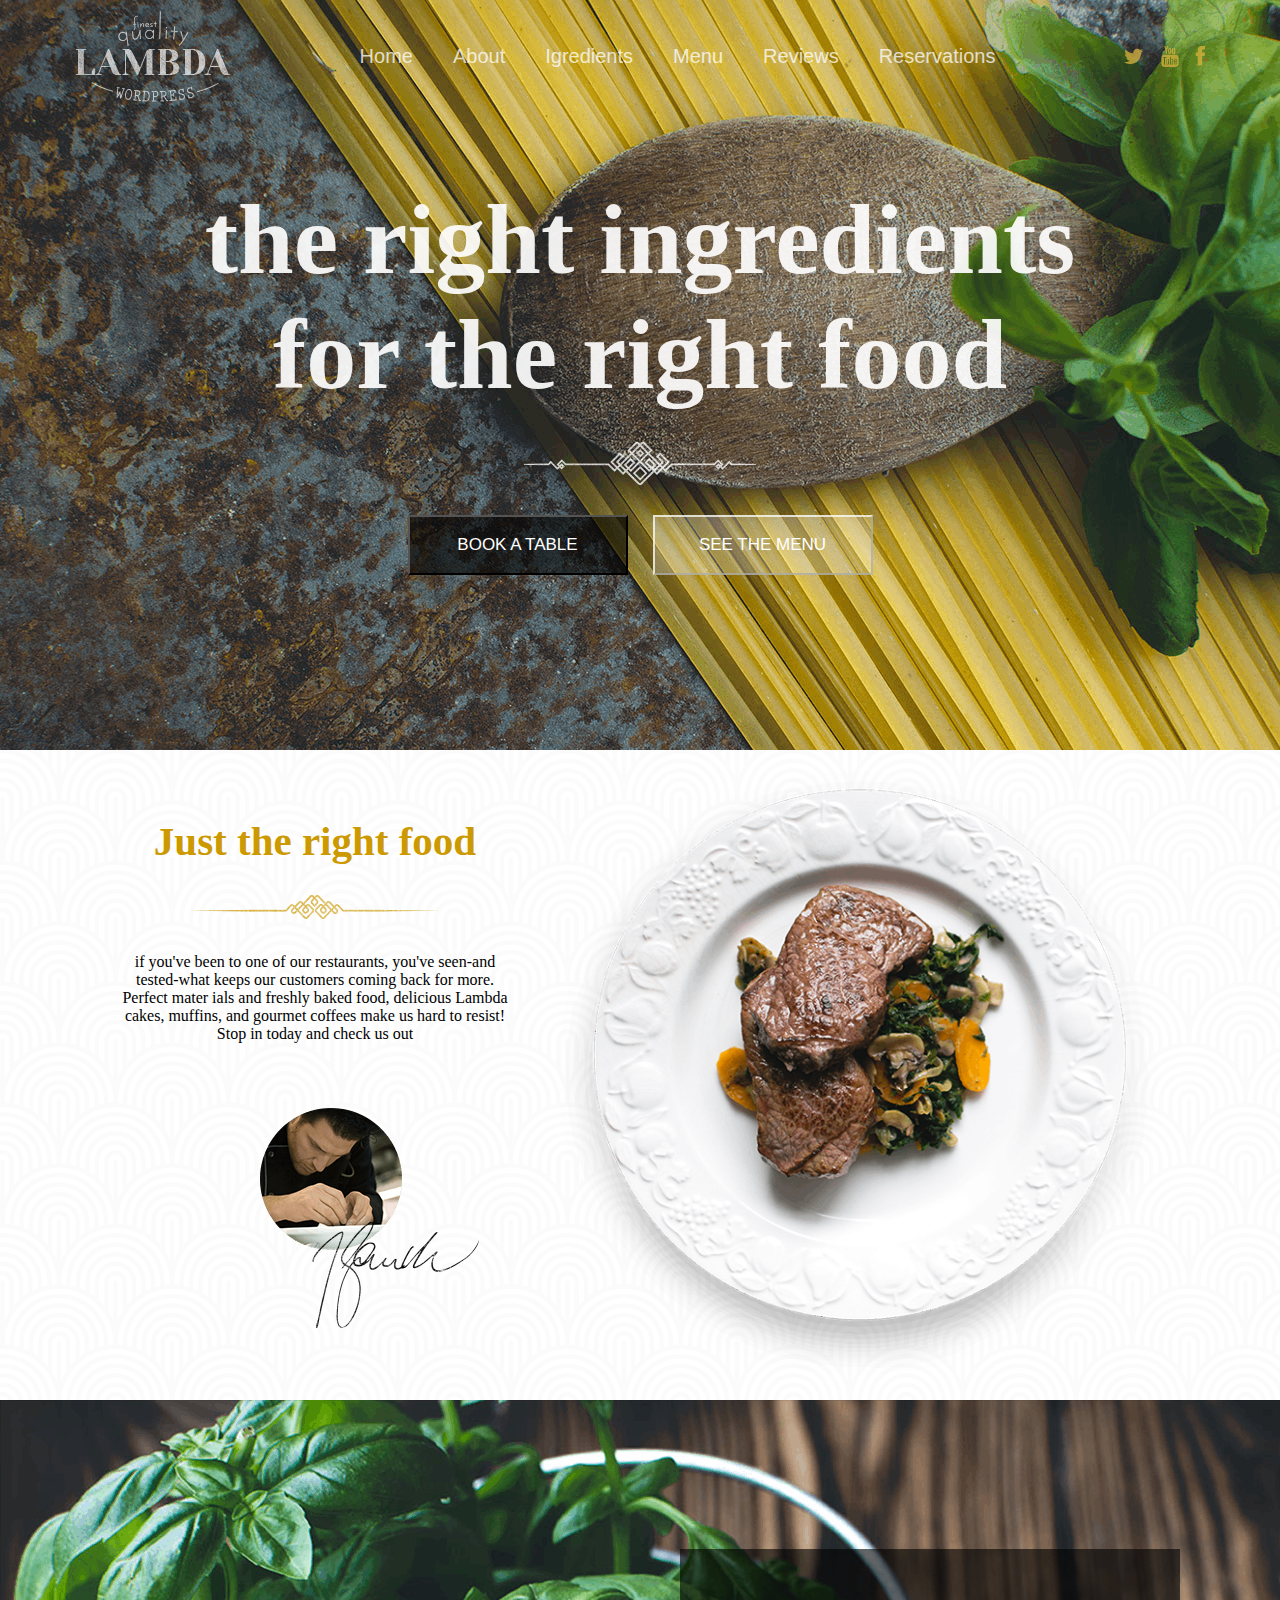
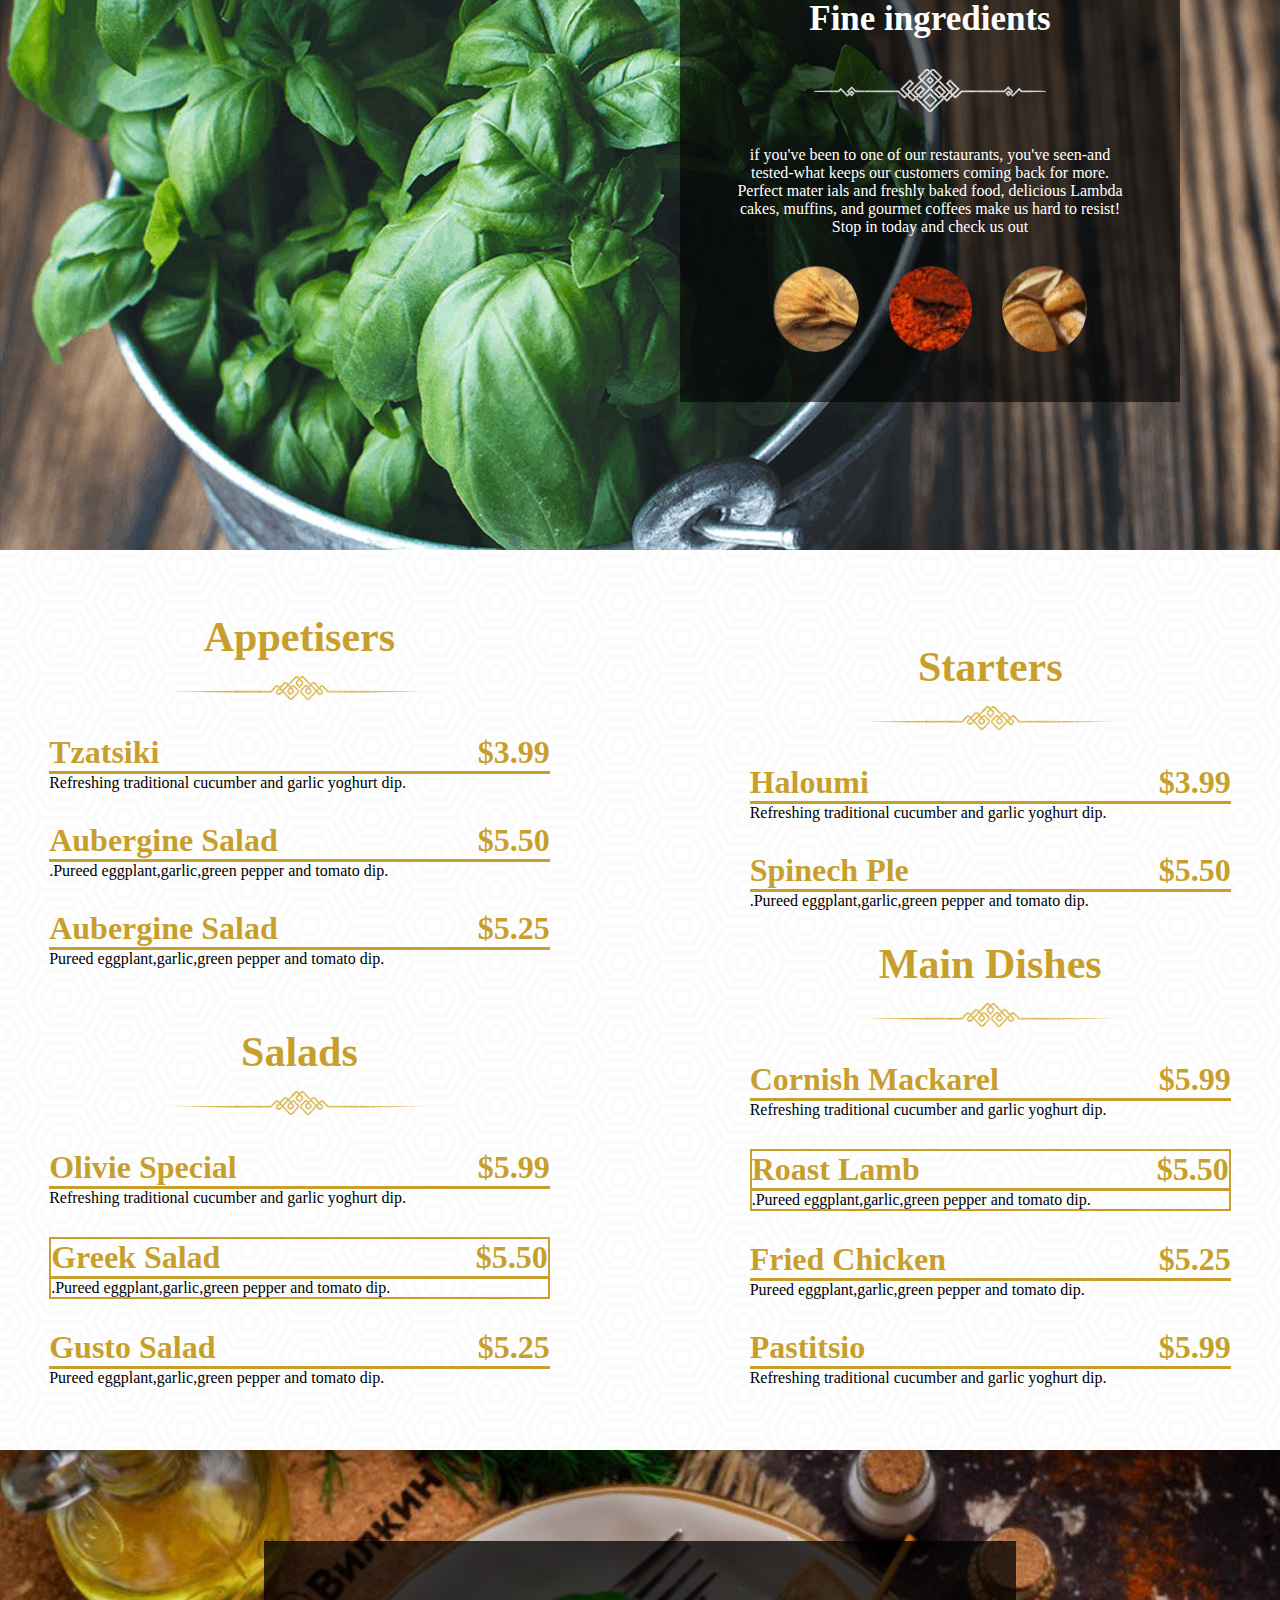
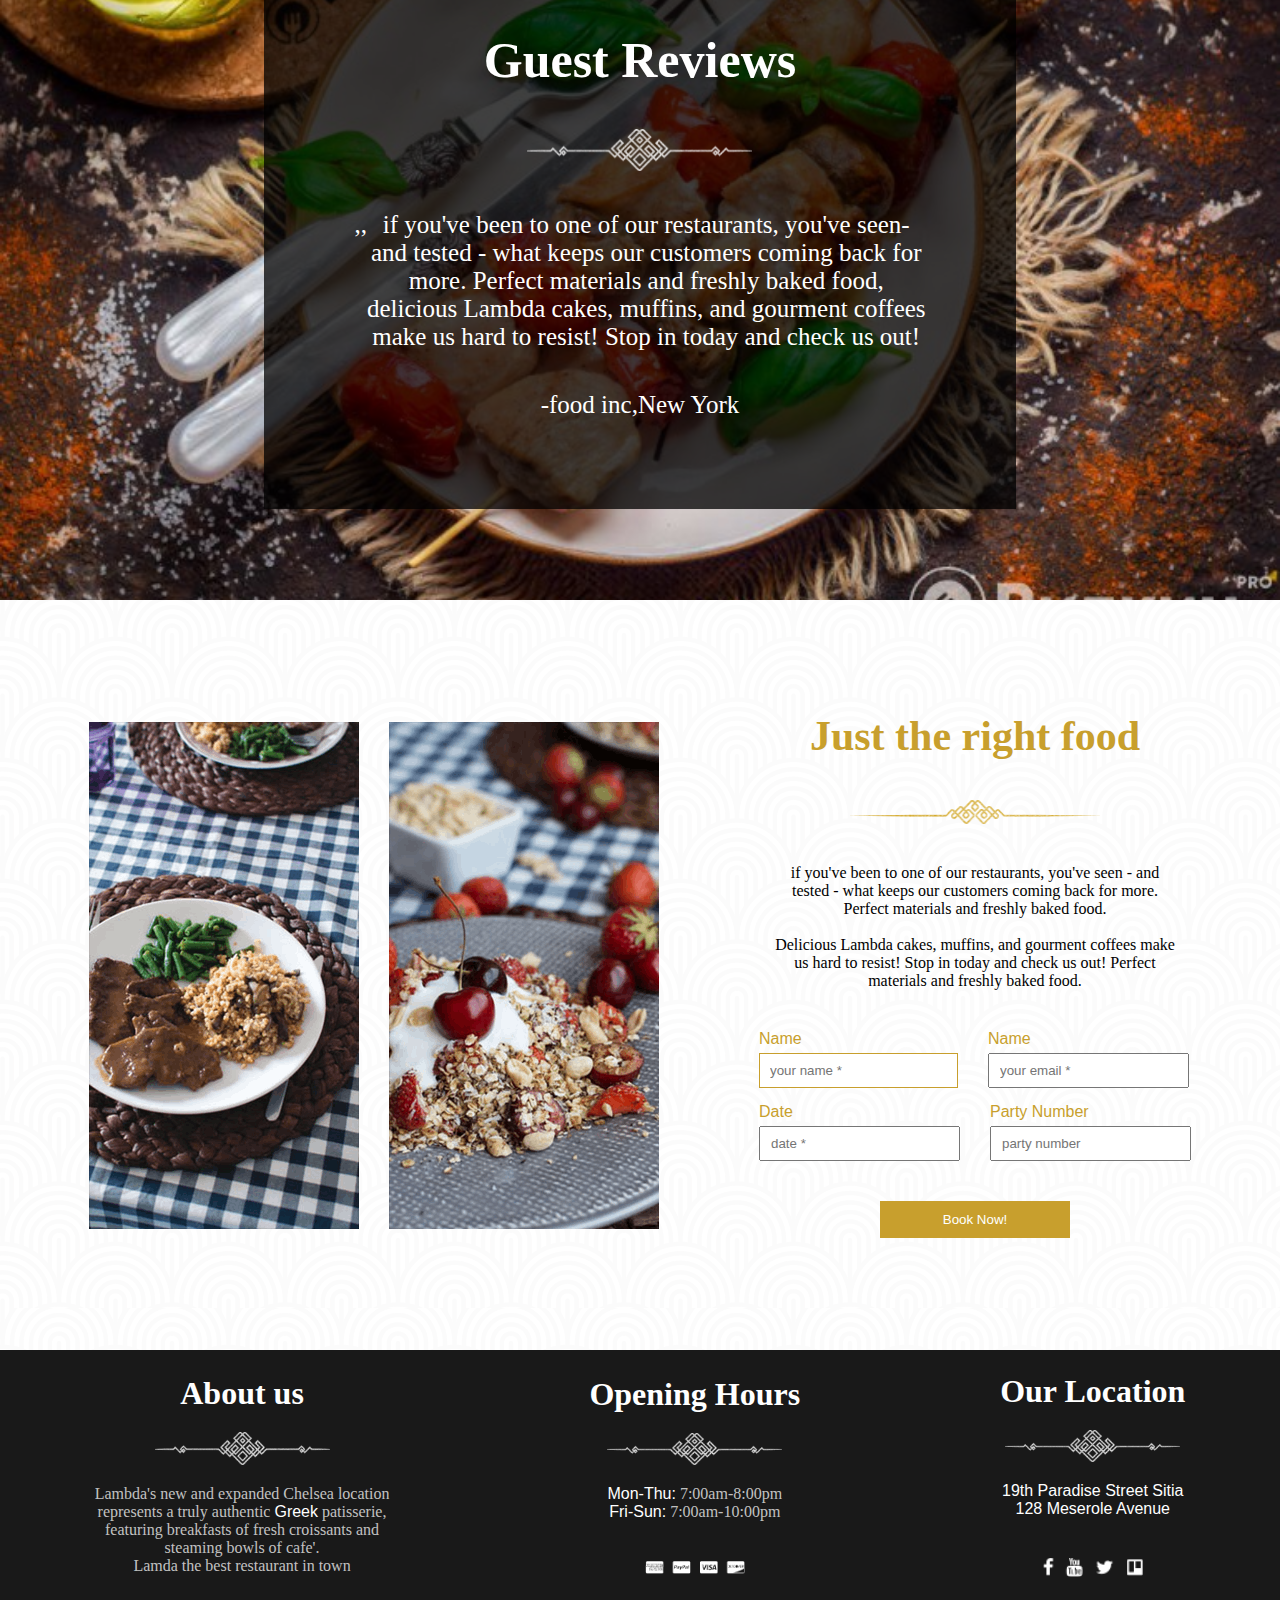
<file: websites/Web Site/index.html>
<!DOCTYPE html>
<html lang="en">
<head>
    <meta charset="UTF-8">
    <meta name="viewport" content="width=device-width, initial-scale=1.0">
    <link rel="stylesheet" href="style.css">
    
    <title>Adana Restaurant</title>
</head>
<body>
    
    <header>
        <nav>
            <img src="./header/Logo.png" class="logo" alt="">
            <ul class="link">
                <li><a href="#">Home</a></li>
                <li><a href="#">About</a></li>
                <li><a href="#">Igredients</a></li>
                <li><a href="#">Menu</a></li>
                <li><a href="#">Reviews</a></li>
                <li><a href="#">Reservations</a></li>
            </ul>
            <img src="./header/Social.png" class="headersocial" alt="">
        </nav>
        <div class="textpad">
            <h1 class="h1">the right ingredients <br> for the right food</h1>
            <img class="divider" src="./header/Divider.png" alt="">
            <div class="buttons">
                <button class="buttonblack">BOOK A TABLE</button>
                <button class="buttonwhite">SEE THE MENU</button>
            </div>
        </div>
    </header>
    <main>

        <section class="section1">
            <div class="section1div1">
                <h1 class="fstsech1">Just the right food</h1>
                <div>
                    <img class="divider2" src="./firstsectionimgs/Divider.png" alt="">
                </div>
                <div>
                    <p class="fstsecp1">if you've been to one of our restaurants, you've seen-and <br> tested-what keeps our customers coming back for more. <br>
                        Perfect mater ials and freshly baked food, delicious Lambda <br> cakes, muffins, and gourmet coffees make us hard
                        to resist! <br> Stop in today and check us out</p>
                </div>
                <div>
                    <img class="fstsecimg" src="./firstsectionimgs/cook.png" alt="">
                </div>
            </div>
            <div class="firstsectiondiv2">
                <img class="firstdish" src="./firstsectionimgs/dish.png" alt="">
            </div>
        </section>

        <section class="section2">
            <div class="secondsecdiv">
                <h1 class="secdivh1">Fine ingredients</h1>
                <div class="divider3">
                    <img class="divider53" src="./secondsectionimgs/Divider (1).png" alt="">
                </div>
                <div>
                    <p class="scdsecp1">if you've been to one of our restaurants, you've seen-and <br> tested-what keeps our customers coming back for more. <br>
                        Perfect mater ials and freshly baked food, delicious Lambda <br> cakes, muffins, and gourmet coffees make us hard
                        to resist! <br> Stop in today and check us out</p>
                </div>
                <div class="div2imgclass">
                    <img style="border-radius: 50%;" src="./secondsectionimgs/img1.jpg" alt="">
                    <img style="border-radius: 50%;" src="./secondsectionimgs/img2.jpg" alt="">
                    <img style="border-radius: 50%;" src="./secondsectionimgs/img3.jpg" alt="">
                </div>
            </div>
        </section>

        <section class="section3">
            <div class="mendiv1">

                <div class="mendiv1">
                        <div class="mendiv1top">
                            <h1 class="mendiv1h1">Appetisers</h1>
                            <img class="mendivtopimg1" src="./thirdsectionimgs/Divider (4).png" alt="">
                        </div> 
                    <div>
                        <div class="mendivh1style1">
                                <h1 class="mendivh2">Tzatsiki</h1>
                                <h1 class="mendivh3">$3.99</h1>
                        </div>
                            <p>Refreshing traditional cucumber and garlic yoghurt dip.</p>
                    </div>
                    <div>
                        <div class="mendivh1style1">
                                <h1 class="mendivh2">Aubergine Salad</h1>
                                <h1 class="mendivh3">$5.50</h1>
                        </div>
                            <p>.Pureed eggplant,garlic,green pepper and tomato dip.</p>
                    </div>
                    <div>
                        <div class="mendivh1style1">
                                <h1 class="mendivh2">Aubergine Salad</h1>
                                <h1 class="mendivh3">$5.25</h1>
                        </div>
                            <p>Pureed eggplant,garlic,green pepper and tomato dip.</p>
                    </div>
                </div>

                <div class="mendiv2">
                    <div class="mendiv2top">
                        <h1 class="mendiv2h1">Salads</h1>
                        <img class="mendivtopimg2" src="./thirdsectionimgs/Divider (4).png" alt="">
                    </div>

                    <div>
                        <div class="mendivh1style2">
                                <h1 class="mendivh2">Olivie Special</h1>
                                <h1 class="mendivh3">$5.99</h1>
                        </div>
                            <p>Refreshing traditional cucumber and garlic yoghurt dip.</p>
                    </div>
                    <div class="mendivh12style">
                        <div class="mendivh1style2">
                                <h1 class="mendivh2">Greek Salad</h1>
                                <h1 class="mendivh3">$5.50</h1>
                        </div>
                            <p>.Pureed eggplant,garlic,green pepper and tomato dip.</p>
                    </div>
                    <div>
                        <div class="mendivh1style2">
                                <h1 class="mendivh2">Gusto Salad</h1>
                                <h1 class="mendivh3">$5.25</h1>
                        </div>
                            <p>Pureed eggplant,garlic,green pepper and tomato dip.</p>
                    </div>
                </div>
            </div>
            <div class="mendiv2">
                <div class="mendiv3">
                    <div class="mendiv3top">
                        <h1 class="mendiv3h1">Starters</h1>
                        <img class="mendivtopimg3" src="./thirdsectionimgs/Divider (4).png" alt="">
                    </div>

                        <div>
                            <div class="mendivh1style3">
                                <h1 class="mendivh2">Haloumi</h1>
                                <h1 class="mendivh3">$3.99</h1>
                            </div>
                            <p>Refreshing traditional cucumber and garlic yoghurt dip.</p>
                        </div>

                        <div>
                            <div class="mendivh1style3">
                                <h1 class="mendivh2">Spinech Ple</h1>
                                <h1 class="mendivh3">$5.50</h1>
                            </div>
                            <p>.Pureed eggplant,garlic,green pepper and tomato dip.</p>
                        </div>
                
            
                    <div class="mendiv4">

                        <div class="mendiv4top">
                            <h1 class="mendiv4h1">Main Dishes</h1>
                            <img class="mendivtopimg4" src="./thirdsectionimgs/Divider (4).png" alt="">
                        </div>
                        <div>
                        <div class="mendivh1style4">
                            <h1 class="mendivh2">Cornish Mackarel</h1>
                            <h1 class="mendivh3">$5.99</h1>
                        </div>
                        <p>Refreshing traditional cucumber and garlic yoghurt dip.</p>
                        </div>

                    <div class="roastdiv">
                        <div class="mendivh1style4">
                            <h1 class="mendivh2">Roast Lamb</h1>
                            <h1 class="mendivh3">$5.50</h1>
                        </div>
                        <p>.Pureed eggplant,garlic,green pepper and tomato dip.</p>
                    </div>
                    <div>
                        <div class="mendivh1style4">
                            <h1 class="mendivh2">Fried Chicken</h1>
                            <h1 class="mendivh3">$5.25</h1>
                        </div>
                        <p>Pureed eggplant,garlic,green pepper and tomato dip.</p>
                    </div>

                    <div>
                        <div class="mendivh1style4">
                            <h1 class="mendivh2">Pastitsio</h1>
                            <h1 class="mendivh3">$5.99</h1>
                        </div>
                        <p>Refreshing traditional cucumber and garlic yoghurt dip.</p>
                    </div>

                    </div>
            </div>

        </section>

        <section class="section4">
            <div class="section4div">
                <h1>Guest Reviews</h1>
                <img class="sec4divider" src="./fourthsectionimgs/Divider (5).png" alt="">
                <div class="sec4div1">
                    <p class="firsttext">,,</p>
                    <p>if you've been to one of our restaurants, you've seen- <br>
                    and tested - what keeps our customers coming back for <br>
                    more. Perfect materials and freshly baked food, <br>
                    delicious Lambda cakes, muffins, and gourment coffees <br>
                    make us hard to resist! Stop in today and check us out!</p>
                </div>
                <p class="lasttext">-food inc,New York</p>
            </div>
        </section>

        <section class="section5">
            <div class="section5imgs">
                <img class="sec5img" src="./fifthsectionimgs/image (3).png" alt="">
                <img class="sec5img" src="./fifthsectionimgs/image (4).png" alt="">
            </div>
            <div class="section5div">
                <h1 class="section5h1">Just the right food</h1>
                <img class="section5divider" src="./fifthsectionimgs/Divider (6).png" alt="">
                <div class="section5text">
                    <p class="inpp">if you've been to one of our restaurants, you've seen - and <br>
                        tested - what keeps our customers coming back for more. <br>
                        Perfect materials and freshly baked food. <br><br>
    
                        Delicious Lambda cakes, muffins, and gourment coffees 
                        make <br> us hard to resist! Stop in today and check us out! Perfect <br>
                        materials and freshly baked food.
                    </p>
                </div>
                <div class="inputdiv">
                    <form class="forminp" action="#">

                        <div class="inputsec1">
                            <div>
                                <label class="labelclass" style="color: #C89F2D;;" for="">Name</label>
                                <input class="input1" type="text" placeholder="your name *">
                            </div>
                            <div>
                                <label class="labelclass" style="color: #C89F2D;;" for="">Name</label>
                                <input class="input2" type="email" placeholder="your email *">
                            </div>
                        </div>

                        <div class="inputsec2">
                            <div class="">
                                <label class="labelclass" style="color: #C89F2D;;" for="">Date</label>
                                <input class="input2" type="datetime" placeholder="date *">
                            </div>
                            <div>
                                <label class="labelclass" style="color: #C89F2D;;" for="">Party Number</label>
                                <input class="input2" type="number" placeholder="party number">
                            </div>
                        </div>
                        <div class="buttoninpdiv">
                            <button class="buttoninp">Book Now!</button>
                        </div>
                    </form>
                </div>
            </div>

        </section>

    </main>

    <footer class="footer">
        <div class="footerdiv1">
            <h1 class="footerh1" style="color: white;">About us</h1>
            <img class="footerdivider" src="./footer/dividerfooter.png" alt="">
            <p class="footerp1">Lambda's new and expanded Chelsea location <br>
            represents a truly authentic <mark style="color: white; background: none; font-family: 'Franklin Gothic Medium', 'Arial Narrow', Arial, sans-serif;" >Greek</mark>
             patisserie, <br>
            featuring breakfasts of fresh croissants and <br> steaming bowls of cafe'. <br>
            Lamda the best restaurant in town </p>
        </div>
        <div class="footerdiv2">
            <h1 class="footerh1" style="color: white;">Opening Hours</h1>
            <img class="footerdivider" src="./footer/dividerfooter.png" alt="">
            <p> <mark style="color: white; background: none; font-family: 'Franklin Gothic Medium', 'Arial Narrow', Arial, sans-serif;">Mon-Thu:</mark> 7:00am-8:00pm <br>
                <mark style="color: white; background: none; font-family: 'Franklin Gothic Medium', 'Arial Narrow', Arial, sans-serif;">Fri-Sun:</mark> 7:00am-10:00pm</p>
            <img class="footerimgg" src="./footer/cards.png" alt="">
        </div>
        <div class="footerdiv3">
            <h1 class="footerh1" style="color: white;">Our Location</h1>
            <img class="footerdivider" src="./footer/dividerfooter.png" alt="">
            <p class="footerp1"><mark style="color: white; background: none; font-family: 'Franklin Gothic Medium', 'Arial Narrow', Arial, sans-serif;">19th Paradise Street Sitia <br> 128 Meserole Avenue</mark></p>
            <img class="footerimgg" src="./footer/icons.png" alt="">
        </div>
    </footer>

</body>
</html>
</file>
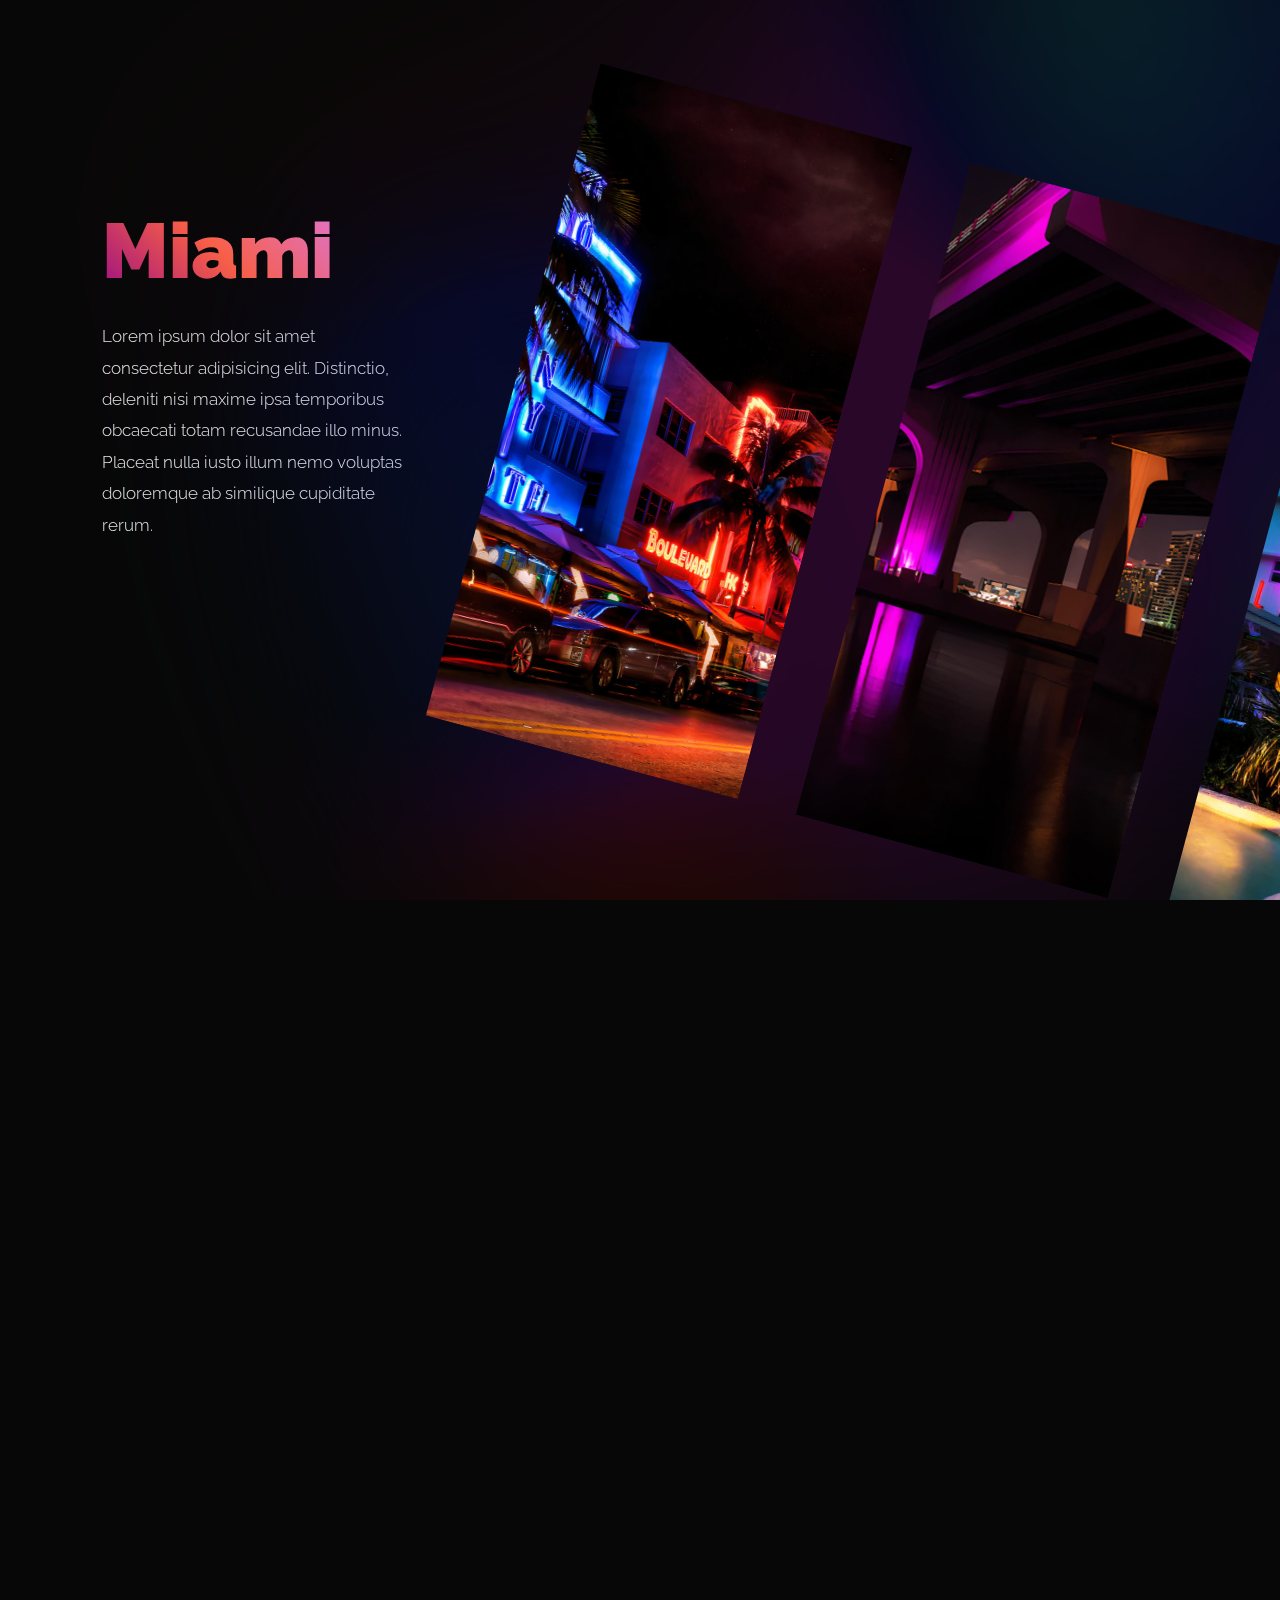
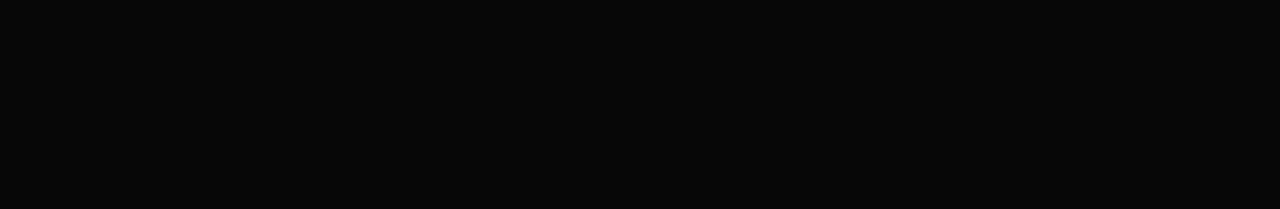
<file: websites/Gta 6 Cool Gallery/Gallery/index.html>
<!DOCTYPE html>
<html lang="en">
<head>
	<meta charset="UTF-8">
	<meta http-equiv="X-UA-Compatible" content="IE=edge">
	<meta name="viewport" content="width=device-width, initial-scale=1.0">
	<link rel="stylesheet" href="libs/swiper/swiper-bundle.min.css">
	<link rel="stylesheet" href="css/main.css">
	<title>Document</title>
</head>
<body>

	<div class="description">
		<div class="logo">Miami</div>
		<p>Lorem ipsum dolor sit amet consectetur adipisicing elit. Distinctio, deleniti nisi maxime ipsa temporibus obcaecati totam recusandae illo minus. Placeat nulla iusto illum nemo voluptas doloremque ab similique cupiditate rerum.</p>
	</div>

	<div class="swiper slider slider_main">
		<div class="swiper-wrapper slier__wrapper">

			<div class="swiper-slide slider__item">
				<div class="slider__img" data-swiper-parallax="20%" style="background-image: url(images/1.jpg);"></div>
			</div>
			<div class="swiper-slide slider__item">
				<div class="slider__img" data-swiper-parallax="30%" style="background-image: url(images/2.jpg);"></div>
			</div>
			<div class="swiper-slide slider__item">
				<div class="slider__img" data-swiper-parallax="20%" style="background-image: url(images/3.jpg);"></div>
			</div>
			<div class="swiper-slide slider__item">
				<div class="slider__img" data-swiper-parallax="30%" style="background-image: url(images/4.jpg);"></div>
			</div>
			<div class="swiper-slide slider__item">
				<div class="slider__img" data-swiper-parallax="20%" style="background-image: url(images/5.jpg);"></div>
			</div>
			<div class="swiper-slide slider__item">
				<div class="slider__img" data-swiper-parallax="30%" style="background-image: url(images/6.jpg);"></div>
			</div>
			<div class="swiper-slide slider__item">
				<div class="slider__img" data-swiper-parallax="20%" style="background-image: url(images/7.jpg);"></div>
			</div>
			<div class="swiper-slide slider__item">
				<div class="slider__img" data-swiper-parallax="30%" style="background-image: url(images/8.jpg);"></div>
			</div>
			<div class="swiper-slide slider__item">
				<div class="slider__img" data-swiper-parallax="20%" style="background-image: url(images/9.jpg);"></div>
			</div>

		</div>
	</div>

	<div class="swiper slider slider_bg">
		<div class="swiper-wrapper slier__wrapper">

			<div class="swiper-slide slider__item">
				<div class="slider__img" data-swiper-parallax="20%" style="background-image: url(images/1.jpg);"></div>
			</div>
			<div class="swiper-slide slider__item">
				<div class="slider__img" data-swiper-parallax="30%" style="background-image: url(images/2.jpg);"></div>
			</div>
			<div class="swiper-slide slider__item">
				<div class="slider__img" data-swiper-parallax="20%" style="background-image: url(images/3.jpg);"></div>
			</div>
			<div class="swiper-slide slider__item">
				<div class="slider__img" data-swiper-parallax="30%" style="background-image: url(images/4.jpg);"></div>
			</div>
			<div class="swiper-slide slider__item">
				<div class="slider__img" data-swiper-parallax="20%" style="background-image: url(images/5.jpg);"></div>
			</div>
			<div class="swiper-slide slider__item">
				<div class="slider__img" data-swiper-parallax="30%" style="background-image: url(images/6.jpg);"></div>
			</div>
			<div class="swiper-slide slider__item">
				<div class="slider__img" data-swiper-parallax="20%" style="background-image: url(images/7.jpg);"></div>
			</div>
			<div class="swiper-slide slider__item">
				<div class="slider__img" data-swiper-parallax="30%" style="background-image: url(images/8.jpg);"></div>
			</div>
			<div class="swiper-slide slider__item">
				<div class="slider__img" data-swiper-parallax="20%" style="background-image: url(images/9.jpg);"></div>
			</div>

		</div>
	</div>

	<script src="libs/swiper/swiper-bundle.min.js"></script>
	<script src="js/app.js"></script>

</body>
</html>
</file>
<file: websites/Web Site/style.css>
*{
    margin: 0;
    padding: 0;
    box-sizing: border-box;
}
header{
    width: 100%;
    min-height: 750px;
    background-image: url(./header/background.png);
    background-position: center;
    background-repeat: no-repeat;
    background-size: cover;
    padding: 10px;
    box-shadow: 10px 10px;
}

nav{
    display: flex;
    justify-content: space-around;
    align-items: center;
    opacity: 0.75;
}

body{
    margin: 0;
    padding: 0;
}

.logo{
    display: flex;
}

.link{
    display: flex;
    list-style: none;
    gap: 40px;
    font-size: 20px;
    font-family:'Gill Sans', 'Gill Sans MT', Calibri, 'Trebuchet MS', sans-serif;
}

ul a{
    text-decoration: none;
    color: white;
}

ul a:hover{
    color: black;
}

.headersocial{
    display: flex;
    width: 81px;
    height: 21px;
    
}

.textpad{
    display: flex;
    justify-content: center;
    align-items: center;
    flex-direction: column;
    margin-top: 80px;
    gap: 30px;
}

.h1{
    color: white;
    font-size: 100px;
    text-align: center;
    opacity: 0.92;
}

.buttonblack:hover{
    background-color: black;
}

.buttonblack{
    width: 220px;
    height: 60px;
    background-color: rgba(0, 0, 0, 0.61);
    color: white;
    font-size: 17px;
}

.buttonwhite:hover{
    background-color: rgb(255, 255, 255);
    color: black;
}

.buttonwhite{
    width: 220px;
    height: 60px;
    background-color: rgba(255, 255, 255, 0.258);
    border-color: rgba(255, 255, 255, 0.738);
    color: white;
    font-size: 17px;
}

.buttons{
    display: flex;
    gap: 25px;
}

.section1{
    display: flex;
    width: 100%;
    min-height: 650px;
    background-color: white;
    background-image: url(./firstsectionimgs/pattern.png);
    flex-direction: row;
    justify-content: center;
    align-items: center;
    gap: 50px;
}

.section1div1{
    display: flex;
    flex-direction: column;
    text-align: center;
    gap: 30px;
}

.fstsech1{
    color: #CC9900;
    font-size: 41px;
    min-width: 200px;
}

.section1div1 p{
    text-align: center;
}

.fstsecimg{
    margin-left: 110px;
    margin-top: 35px;
}

.firstsecitondiv2{
    display: flex;
}

.firstdish{
    width: 600px;
    min-width: 200px;
}

.section2{
    display: flex;
    width: 100%;
    min-height: 750px;
    background-image: url(./secondsectionimgs/bg.png);
    justify-content: end;
    align-items: center;
}

.secondsecdiv{
    display: flex;
    flex-direction: column;
    gap: 30px;
    background-color: black;
    background-color: rgb(0, 0, 0,.6);
    color: rgb(255, 255, 255);
    text-align: center;
    width: 500px;
    margin-right: 100px;
    padding: 50px;
}

.div2imgclass{
    display: flex;
    justify-content: center;
    gap: 30px;
    border-radius: 50%;
}

.secdivh1{
    font-size: 35px;
}

.scdsecp1{
    text-align: center;
}

.section3{
    display: flex;
    width: 100%;
    min-height: 900px;
    background-color: white;
    background-image: url(./thirdsectionimgs/pattern\ \(1\).png);
    justify-content: center;
    align-items: center;
    gap: 200px;
}

.mendiv1h1{
    font-size: 42px;
    color: #C89F2D;
    margin-bottom: 15px;
}

.mendivh1style1{
    display: flex;
    justify-content: space-between;
    color: #C89F2D;
    border-bottom: solid #C89F2D;
    gap: 200px;
}

.mendiv1{
    display: flex;
    flex-direction: column;
    gap: 30px;
}

.mendiv1top{
    text-align: center;
}

.mendiv2top{
    text-align: center;
}

.mendiv3top{
    text-align: center;
}

.mendiv4top{
    text-align: center;
}

.mendiv2{
    display: flex;
    flex-direction: column;
    gap: 30px;
    margin-top: 30px;
}

.mendiv2h1{
    font-size: 42px;
    color: #C89F2D;
    margin-bottom: 15px;
}

.mendivh1style2{
    display: flex;
    justify-content: space-between;
    color: #C89F2D;
    border-bottom: solid #C89F2D;
    gap: 30px;
}

.mendiv3{
    display: flex;
    flex-direction: column;
    gap: 30px;
}

.mendiv3h1{
    font-size: 42px;
    color: #C89F2D;
    margin-bottom: 15px;
}

.mendivh1style3{
    display: flex;
    justify-content: space-between;
    color: #C89F2D;
    border-bottom: solid #C89F2D;
    gap: 250px;
}

.mendiv4{
    display: flex;
    flex-direction: column;
    gap: 30px;
}

.mendivh1style4{
    display: flex;
    justify-content: space-between;
    color: #C89F2D;
    border-bottom: solid #C89F2D;
    gap: 30px;
}

.mendivh12style{
    display: flex;
    flex-direction: column;
    border: 2px #C89F2D solid;
}

.mendiv2{
    flex-direction: column;
}

.roastdiv{
    display: flex;
    flex-direction: column;
    border: 2px #C89F2D solid;
}

.mendiv4h1{
    font-size: 42px;
    color: #C89F2D;
    margin-bottom: 15px;
}

.section4{
    display: flex;
    width: 100%;
    min-height: 750px;
    background-image: url(./fourthsectionimgs/IMG_20230722_140146_159.jpg);
    background-position: center;
    background-repeat: no-repeat;
    background-size: cover;
    justify-content: center;
    align-items: center;
}

.section4div{
    display: flex;
    flex-direction: column;
    text-align: center;
    background-color: rgba(0, 0, 0, 0.75);
    color: white;
    padding: 90px;
    gap: 40px;
    font-size: 25px;
}

.sec4divider{
    display: flex;
    width: 225px;
    align-self: center;
}

.sec4div1{
    display: flex;
}

.section5{
    display: flex;
    width: 100%;
    min-height: 750px;
    background-color: white;
    background-image: url(./fifthsectionimgs/pattern\ \(2\).png);
    justify-content: center;
    align-items: center;
    gap: 30px;
}

.section5div{
    display: flex;
    align-items: center;
    flex-direction: column;
    text-align: center;
    margin-left: 70px;
    gap: 40px;
}

.section5text{
    text-align: center;
}

.section5h1{
    font-size: 42px;
    color: #C89F2D;
}

.section5divider{
    text-align: center;
    width: 250px;
}

.labelclass{
    display: flex;
    font-family: 'Franklin Gothic Medium', 'Arial Narrow', Arial, sans-serif;
    margin-bottom: 5px;
}

.input1{
    height: 35px;
    border: solid 1.6px #C89F2D;
    padding: 10px;
}

.input2{
    height: 35px;
    padding: 10px;
}

.inputsec1{
    display: flex;
    gap: 30px;
}

.inputsec2{
    display: flex;
    margin-top: 15px;
    gap: 30px;
}

.buttoninpdiv{
    display: flex;
    justify-content: center;
    margin-top: 40px;
}

.buttoninp{
    width: 190px;
    height: 37px;
    color: white;
    background-color: rgb(200, 159, 45, 1);
    border: none;
}

.footer{
    display: flex;
    width: 100%;
    min-height: 250px;
    background-color: rgba(25, 25, 25, 1);
    justify-content: center;
    align-items: center;
    color: rgba(255, 255, 255, 0.745);
    gap: 200px;
}

.footerdiv1{
    display: flex;
    flex-direction: column;
    text-align: center;
    gap: 20px;
}

.footerdivider{
    display: flex;
    align-self: center;
    width: 175px;
}

.footerdiv2{
    display: flex;
    flex-direction: column;
    text-align: center;
    gap: 20px;
}

.footerimgg{
    display: flex;
    align-self: center;
    width: 100px;
    margin-top: 20px;
}

.footerdiv3{
    display: flex;
    flex-direction: column;
    text-align: center;
    gap: 20px;
}

.section5imgs{
    display: flex;
    gap: 30px;
}

@media (max-width:855px) {
    .link{
        flex-direction: column;
        align-items: center;
        gap: 10px;
    }
    .textpad{
        margin-top: 0;
    }
}
@media (max-width:400px) {
    nav{
        flex-direction: column;
        gap: 10px;
    }
}
@media (max-width:800px) {
    .h1{
        font-size: 50px;
        margin-top: 50px
    }
}
@media (max-width:800px){
    .buttons{
        display: flex;
        flex-direction: column;
        gap: 10px;
    }
}
@media (max-width:800px){
    .section1{
        flex-direction: column;
        padding: 20px;
    }
}
@media (max-width:1200px){
    .section2{
        justify-content: center;
        align-items: center;
    }
}
@media (max-width:1000px){
    .firstdish{
        width: 300px;
    }
}
@media (max-width:370px){
    .fstsech1{
        font-size: 25px;
    }
}
@media (max-width:1000px){
    .fstsecp1{
        font-size: 10px;
    }
}
@media (max-width:1200px){
    .secondsecdiv{
        margin: 0;
    }
}
@media (max-width:400px){
    .secondsecdiv{
        width: 100%;
    }
}
@media (max-width:1030px){
    .section3{
        flex-direction: column;
        gap: 0;
        padding: 50px;
    }
}
@media (max-width:700px){
    .section3{
        font-size: 12px;
    }
}
@media (max-width:850px){
    .section4div{
        font-size: 10px;
        gap: 20px;
        padding: 40px;
    }
}
@media (max-width:360px){
    .section4div{
        width: 150px;
    }
}
@media (max-width:420px){
    .mendiv1 div{
        gap: 50px;
    }
}
@media (max-width:420px){
    .mendiv2 div{
        gap: 50px;
    }
}
@media (max-width:380px){
    .fstsecimg{
        margin: 0;
    }
}
@media (max-width:360px){
    .div2imgclass{
        flex-wrap: wrap;
    }
}
@media (max-width:1130px){
    .section5{
        display: flex;
        flex-direction: column;
        padding: 30px;
    }
}
@media (max-width:530px){
    .inpp{
        font-size: 13px;
    }
}
@media (max-width:530px){
    .forminp{
        display: flex;
        margin: 0;
        flex-direction: column;
    }
}
@media (max-width:530px){
    .inputsec1{
        display: flex;
        flex-direction: column;
    }
}
@media (max-width:530px){
    .inputsec2{
        display: flex;
        flex-direction: column;
    }
}
@media (max-width:530px){
    .section5h1{
        font-size: 23px;
    }
}
@media (max-width:530px){
    .section5divider{
        width: 150px;
    }
}
@media (max-width:530px){
    .sec5img{
        width: 150px;
    }
}
@media (max-width:1100px){
    .footerh1{
        font-size: 25px;
    }
}
@media (max-width:1060px){
    .footer{
        padding: 20px;
        display: flex;
        justify-content: center;
        align-items: center;
        flex-direction: column;
        gap: 20px;
    }
}
@media (max-width:1050px){
    .footerp1{
        font-size: 10px;
    }
}
@media (max-width:1020px){
    .sec5img{
        display: flex;
        flex-direction: row;
        width: 150px;
        justify-content: center;
        align-items: center;
        margin: 0;
    }
}
@media(max-width:1020px){
    .section5div{
        margin: 0;
    }
}
</file>
<file: websites/Gta 6 Cool Gallery/Gallery/css/main.css>
* {
	margin: 0;
	padding: 0;
	box-sizing: border-box;
}
:root {
	--dark: #070707;
	--sizeindex: calc(1vw + 1vh);
	--transition: .75s cubic-bezier(.2, .6, 0, 1);
}
@font-face {
	font-family: raleway_m;
	src: url(../fonts/raleway-v22-cyrillic-300.woff2);
	font-weight: 300;
}
@font-face {
	font-family: raleway_m;
	src: url(../fonts/raleway-v22-cyrillic-900.woff2);
	font-weight: 900;
}
body, html {
	width: 100%;
	height: 100%;
	background-color: var(--dark);
	color: #fff;
	font-family: raleway_m, sans-serif;
	overflow: hidden;
	line-height: 1.8;
}
.slider {
	height: 100%;
	transform: rotate(15deg);
	overflow: visible;
	top: 10vh;
}
.slier__wrapper {
	transition: var(--transition)!important;
	will-change: transform;
}
.slider__item {
	max-height: 75vh;
	overflow: hidden;
	cursor: pointer;
	transition: transform var(--transition), box-shadow var(--transition);
}
.slider__img {
	width: 300%;
	height: 100%;
	background-size: cover;
	position: absolute;
	left: -100%;
	transition: var(--transition)!important;
	will-change: transform;
}
.slider_bg {
	z-index: 0;
	transform: rotate(-20deg)!important;
	top: -90vh;
	left: -10vh;
	opacity: .15;
	filter: blur(120px) saturate(10);
}
.slider_bg .slider__item {
	max-height: 100vh;
}
.slider__item.opened {
	z-index: 2;
	transform: rotate(-15deg) scale(1.45);
	box-shadow: rgb(0 0 0 / .75) 0 0 0 10000px;
}
.description {
	position: absolute;
	font-size: calc(var(--sizeindex) * .8);
	top: 20vh;
	left: 8vw;
	max-width: 24vw;
	transition: opacity var(--transition), transform var(--transition);
}
.logo {
	font-size: calc(var(--sizeindex) * 3.6);
	font-weight: 900;
	display: inline-block;
	background: linear-gradient(45deg, DarkMagenta, Tomato, Violet);
	-webkit-background-clip: text;
	-webkit-text-fill-color: transparent;
}
.description p {
	opacity: .9;
	transition: transform var(--transition);
	transition-duration: 3s;
}
.description.hidden {
	opacity: 0;
	transform: translateY(5vh);
}
.description.hidden p {
	transform: translateY(2vh);
}
</file>
